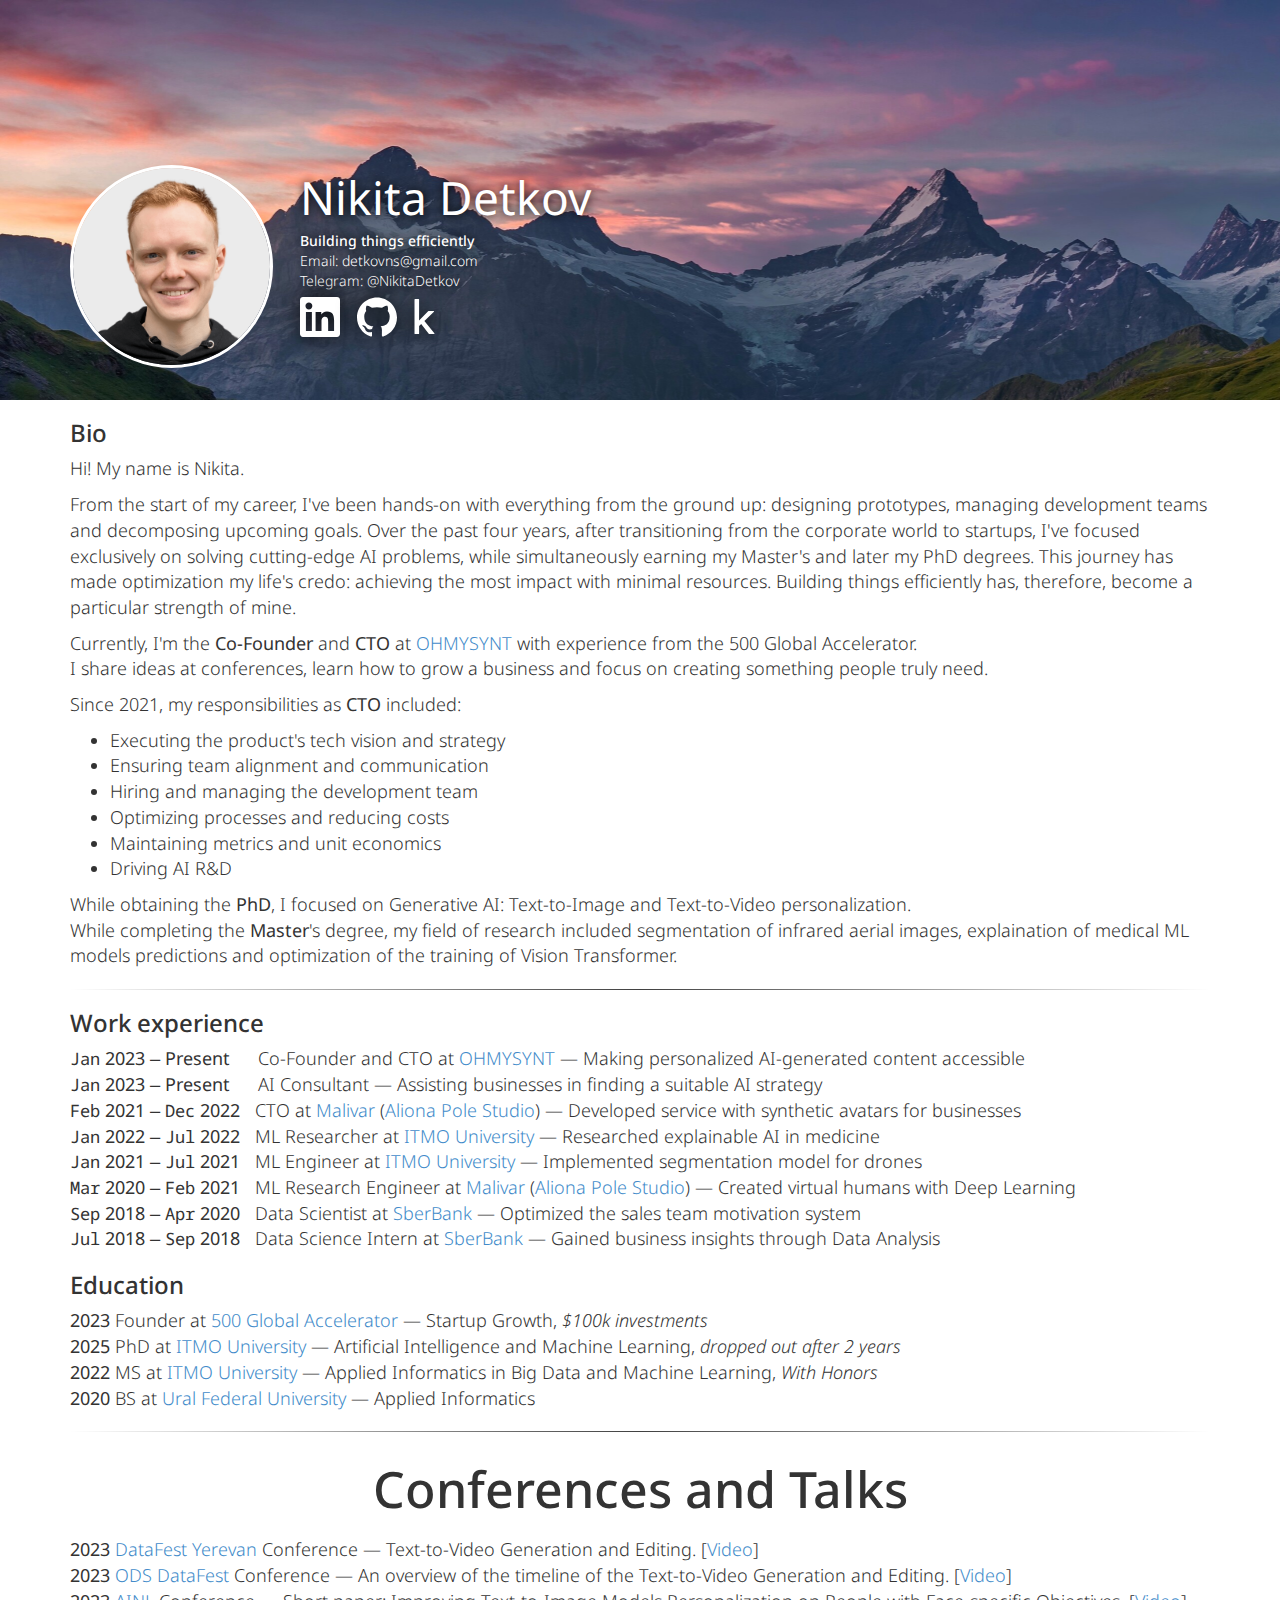
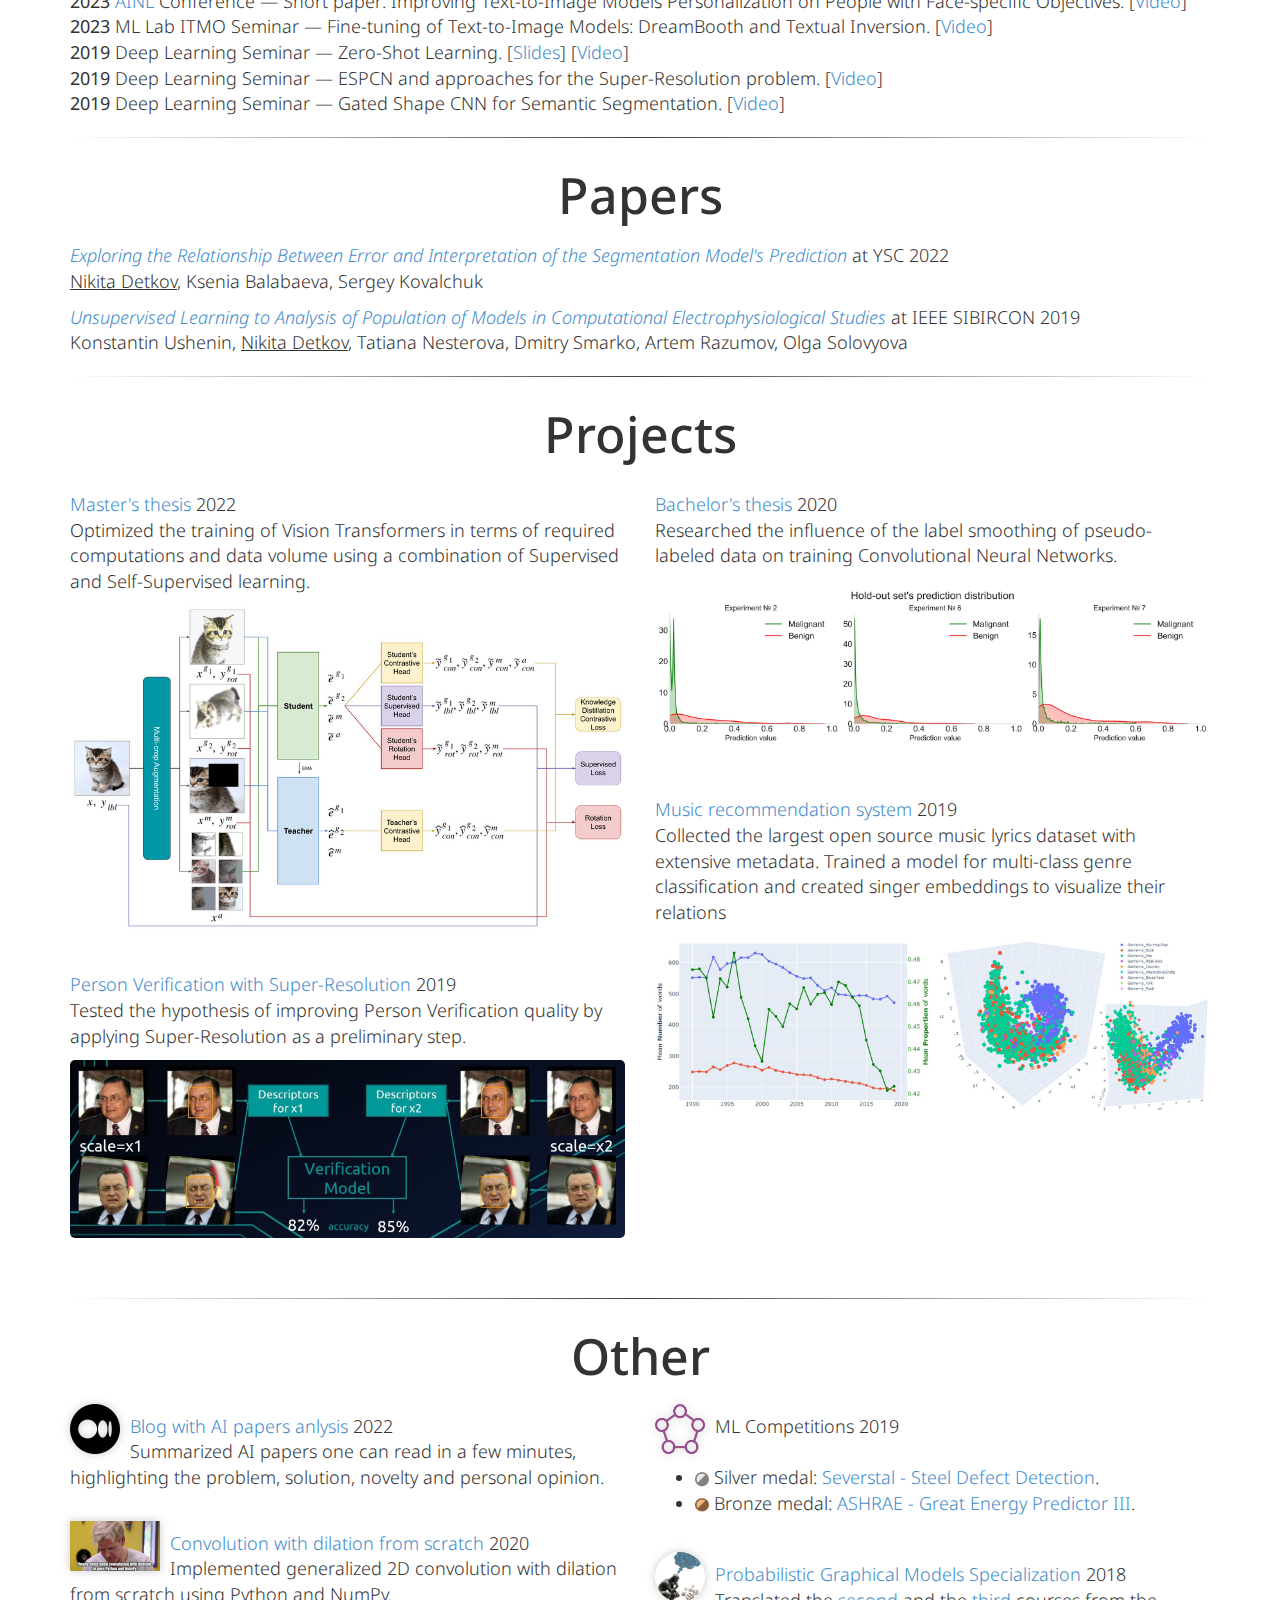
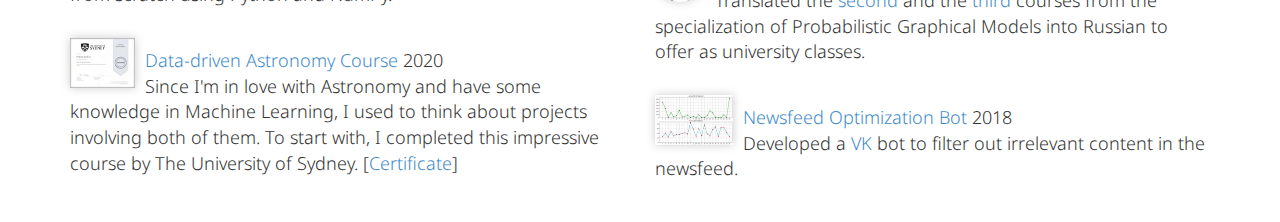
<file: index.html>
<!DOCTYPE html> 
<html lang="en"> 
 
<head> 
  <meta http-equiv="Content-Type" content="text/html; charset=UTF-8"> 
  <meta http-equiv="X-UA-Compatible" content="IE=edge"> 
  <meta name="viewport" content="width=device-width, initial-scale=1"> 
  <link rel="apple-touch-icon" sizes="180x180" href="./pics/apple-touch-icon.png"> 
  <link rel="icon" type="image/png" sizes="32x32" href="./pics/favicon-32x32.png"> 
  <link rel="icon" type="image/png" sizes="16x16" href="./pics/favicon-16x16.png"> 
  <link rel="manifest" href="./pics/site.webmanifest"> 
  <title>Nikita Detkov</title> 
  <link href="./bootstrap.min.css" rel="stylesheet" media="screen"> 
  <link href="./style.css" rel="stylesheet"> 
</head> 

<body>
  <div id="header" class="bg">
    <div id="headerblob">
      <img src="./pics/header_me.png" class="img-circle imgme">
      <div id="headertext">
        <div id="htname">Nikita Detkov</div>
        <div id="htem"><span style="font-weight: 500;">Building things efficiently</span></div>
        <div id="htem">Email: detkovns@gmail.com</div>
        <div id="htem">Telegram: <a href="https://t.me/NikitaDetkov" target="_blank">@NikitaDetkov</a></div>
        <div id="icons">
          <div class="svgico">
            <a target="_blank" href="https://www.linkedin.com/in/detkovns"><img src="./pics/header_linkedin.svg" height="40px"></a>
          </div>
          <div class="svgico">
            <a target="_blank" href="https://github.com/detkov"><img src="./pics/header_github.svg" height="40px"></a>
          </div><div class="svgico">
            <a target="_blank" href="https://www.kaggle.com/detkov"><img src="./pics/header_kaggle.svg" height="35px"></a>
          </div>
        </div>
      </div>
    </div>
  </div>
  <div class="container">
    <div class="bio" style="margin-bottom: 20px;margin-top: -20px;">
      <h3>Bio</h3>
      <p>Hi! My name is Nikita.</p>
      <p>From the start of my career, I've been hands-on with everything from the ground up: 
        designing prototypes, managing development teams and decomposing upcoming goals. 
        Over the past four years, after transitioning from the corporate world to startups, 
        I've focused exclusively on solving cutting-edge AI problems, while simultaneously 
        earning my Master's and later my PhD degrees. 
        This journey has made optimization my life's credo: achieving the most impact with minimal resources. 
        Building things efficiently has, therefore, become a particular strength of mine.
      </p>
      <p>
        Currently, I'm the <span style="font-weight: 400;">Co-Founder</span> and 
        <span style="font-weight: 400;">CTO</span> at 
        <a target="_blank" href="https://ohmysynt.io/">OHMYSYNT</a> with experience from the 500 Global Accelerator. <br>
        I share ideas at conferences, learn how to grow a business and focus on creating something people truly need.
      </p>
      <p>
        Since 2021, my responsibilities as <span style="font-weight: 400;">CTO</span> included:
        <ul>
          <li>Executing the product's tech vision and strategy</li>
          <li>Ensuring team alignment and communication</li>
          <li>Hiring and managing the development team</li>
          <li>Optimizing processes and reducing costs</li>
          <li>Maintaining metrics and unit economics</li>
          <li>Driving AI R&D</li>
        </ul>  
      </p>
      <p>
        While obtaining the <span style="font-weight: 400;">PhD</span>, I focused on Generative AI: 
        Text-to-Image and Text-to-Video personalization.<br>
        While completing the <span style="font-weight: 400;">Master</span>'s degree, my field of research included 
        segmentation of infrared aerial images, 
        explaination of medical ML models predictions and 
        optimization of the training of Vision Transformer.
      </p>

    </div>
    <hr class="soft">
    <div class="bio" style="margin-bottom: 20px;">
      <h3>Work experience</h3>
      <span class="t2whe">
      <span class="t2whenw">Jan</span>
      <span>2023 </span><span class="t2whenw">—</span>
      <span>Present ‎ ‎ ‎ ‎</span><span style="font-size: 10px;"> ‎</span></span>
      Co-Founder and CTO at <a target="_blank" href="https://ohmysynt.io/">OHMYSYNT</a>
      <span class="t2what"> — Making personalized AI-generated content accessible</span><br>
      <span class="t2whe">
      <span class="t2whenw">Jan</span>
      <span>2023 </span><span class="t2whenw">—</span>
      <span>Present ‎ ‎ ‎ ‎</span><span style="font-size: 10px;"> ‎</span></span>
      AI Consultant 
      <span class="t2what"> — Assisting businesses in finding a suitable AI strategy</span><br>
      <span class="t2whe">
      <span class="t2whenw">Feb</span>
      <span>2021 </span><span class="t2whenw">—</span>
      <span class="t2whenw">Dec</span>
      <span>2022 ‎ ‎</span></span>
      CTO at <a target="_blank" href="https://www.producthunt.com/products/malivar-io#malivar-io">Malivar</a>
      (<a target="_blank" href="https://alionapole.com/">Aliona Pole Studio</a>)
      <span class="t2what"> — Developed service with synthetic avatars for businesses</span><br>
      <span class="t2whe">
      <span class="t2whenw">Jan</span>
      <span>2022 </span><span class="t2whenw">—</span>
      <span class="t2whenw">Jul</span>
      <span>2022 ‎ ‎</span></span>
      <!-- <span class="t2whenw">Jan 2022 — Jul 2022</span>  -->
      ML Researcher at <a target="_blank" href="https://en.itmo.ru/">ITMO University</a>
      <span class="t2what"> — Researched explainable AI in medicine</span><br>
      <span class="t2whe">
      <span class="t2whenw">Jan</span>
      <span>2021 </span><span class="t2whenw">—</span>
      <span class="t2whenw">Jul</span>
      <span>2021 ‎ ‎</span></span>
      <!-- <span class="t2whenw">Jan 2021 — Jul 2021</span>  -->
      ML Engineer at <a target="_blank" href="https://en.itmo.ru/">ITMO University</a>
      <span class="t2what"> — Implemented segmentation model for drones</span><br>
      <span class="t2whe">
      <span class="t2whenw">Mar</span>
      <span>2020 </span><span class="t2whenw">—</span>
      <span class="t2whenw">Feb</span>
      <span>2021 ‎ ‎</span></span>
      <!-- <span class="t2whenw">Mar 2020 — Feb 2021</span>  -->
      ML Research Engineer at <a target="_blank" href="https://www.producthunt.com/products/malivar-io#malivar-io">Malivar</a>
      (<a target="_blank" href="https://alionapole.com/">Aliona Pole Studio</a>)
      <span class="t2what"> — Created virtual humans with Deep Learning</span><br>
      <span class="t2whe">
      <span class="t2whenw">Sep</span>
      <span>2018 </span><span class="t2whenw">—</span>
      <span class="t2whenw">Apr</span>
      <span>2020 ‎ ‎</span></span>
      <!-- <span class="t2whenw">Sep 2018 — Apr 2020</span>  -->
      Data Scientist at <a target="_blank" href="https://www.sberbank.com/index">SberBank</a>
      <span class="t2what"> — Optimized the sales team motivation system </span><br>
      <span class="t2whe">
      <span class="t2whenw">Jul</span>
      <span>2018 </span><span class="t2whenw">—</span>
      <span class="t2whenw">Sep</span>
      <span>2018 ‎ ‎</span></span>
      <!-- <span class="t2whenw">Jul 2018 — Sep 2018</span>  -->
      Data Science Intern at <a target="_blank" href="https://www.sberbank.com/index">SberBank</a>
      <span class="t2what"> — Gained business insights through Data Analysis</span>
      
      <h3>Education</h3>
      <span class="t2when">2023</span>
      Founder at <a target="_blank" href="https://500.co/founders/eurasia/accelerator">500 Global Accelerator</a>
      <span class="t2what"> — Startup Growth, <i>$100k investments</i></span><br>
      <span class="t2when">2025</span>
      PhD at <a target="_blank" href="https://en.itmo.ru/">ITMO University</a>
      <span class="t2what"> — Artificial Intelligence and Machine Learning, <i>dropped out after 2 years</i></span><br>
      <span class="t2when">2022</span>
      MS at <a target="_blank" href="https://en.itmo.ru/">ITMO University</a>
      <span class="t2what"> — Applied Informatics in Big Data and Machine Learning, <i>With Honors</i></span><br>
      <span class="t2when">2020</span>
      BS at <a target="_blank" href="https://urfu.ru/en/">Ural Federal University</a>
      <span class="t2what"> — Applied Informatics</span>
    </div>

    <hr class="soft">

    <h2>Conferences and Talks</h2> 
    <div style="margin-bottom: 20px;">
      <span class="t2when">2023</span> 
        <a target="_blank" href="https://datafest.am/2023">DataFest Yerevan</a> Conference — 
        Text-to-Video Generation and Editing.
        [<a target="_blank" href="https://youtu.be/QECFqv2NWBM?si=qfJqPX9Nr-nTscwv">Video</a>]<br>
      <span class="t2when">2023</span> 
        <a target="_blank" href="https://ods.ai/events/datafestonline2023">ODS DataFest</a> Conference — 
        An overview of the timeline of the Text-to-Video Generation and Editing.
        [<a target="_blank" href="https://youtu.be/VtrP42iuT5M?si=-a_kAef1MeLdCtdO">Video</a>]<br>
      <span class="t2when">2023</span> 
        <a target="_blank" href="https://ainlconf.ru/">AINL</a> Conference — 
        Short paper: Improving Text-to-Image Models Personalization on People with Face-specific Objectives.
        [<a target="_blank" href="https://youtu.be/kwQGXTWZje4?si=oq8ceGKhSNihhTs2">Video</a>]<br>
      <span class="t2when">2023</span> ML Lab ITMO Seminar — 
        Fine-tuning of Text-to-Image Models: DreamBooth and Textual Inversion.
        [<a target="_blank" href="https://youtu.be/7-9-9RJpjbw?si=uupvuB2j9h17EpJH">Video</a>]<br>
      <span class="t2when">2019</span> 
        Deep Learning Seminar — 
        Zero-Shot Learning. 
        [<a target="_blank" href="https://slides.com/detkov/zero-shot-learning/fullscreen">Slides</a>]
        [<a target="_blank" href="https://www.youtube.com/live/QhUtXH1BF48?si=RljKR-nKDBXyiL1w&t=1">Video</a>]<br>
      <span class="t2when">2019</span> 
        Deep Learning Seminar — ESPCN and approaches for the Super-Resolution problem. 
        [<a target="_blank" href="https://youtu.be/jIwFinY8vqY?si=FvuBM43WBQst4Hw6">Video</a>]<br>
      <span class="t2when">2019</span> 
        Deep Learning Seminar — Gated Shape CNN for Semantic Segmentation. 
        [<a target="_blank" href="https://youtu.be/ik4S0uW-WWo?si=ux6swr8cDdzHPZGC">Video</a>]<br>
    </div>
    
    <hr class="soft">

    <h2>Papers</h2>
    <div style="margin-bottom: 20px;">
      <div id="pubs">
        <p>
          <div class="pubd"><a target="_blank" href="https://doi.org/10.1016/j.procs.2022.10.214">
            <i>Exploring the Relationship Between Error and Interpretation of the Segmentation Model's Prediction</i></a>
          </div> at YSC 2022<br>
          <u>Nikita Detkov</u>, Ksenia Balabaeva, Sergey Kovalchuk
        </p>
        <p>
          <div class="pubd">
            <a target="_blank" href="https://ieeexplore.ieee.org/document/8958141">
              <i>Unsupervised Learning to Analysis of Population of Models in 
                Computational Electrophysiological Studies</i>
            </a>
          </div> at IEEE SIBIRCON 2019<br>
          Konstantin Ushenin, <u>Nikita Detkov</u>, Tatiana Nesterova, Dmitry Smarko, Artem Razumov, Olga Solovyova
        </p>
      </div>
    </div>
    <hr class="soft">

    <h2>Projects</h2>
    <div class="row" style="margin-bottom: 20px;">
      <div class="col-md-6"> 
        <div class="miscitem">
          <p>
            <a target="_blank" href="https://github.com/detkov/tort">Master's thesis</a> 2022<br>
            Optimized the training of Vision Transformers in terms of required computations and 
            data volume using a combination of Supervised and Self-Supervised learning.
          </p>
          <img src="./pics/project_ms_thesis.jpg" style="max-width:100%;border-radius:5px;">
        </div>
        <div class="miscitem">
          <p>
            <a target="_blank" href="https://github.com/detkov/Person-Verification-with-Super-Resolution">
              Person Verification with Super-Resolution
            </a>2019<br>
            Tested the hypothesis of improving Person Verification quality by 
            applying Super-Resolution as a preliminary step.
          </p>
          <img src="./pics/project_person_verification.jpg" style="max-width:100%;border-radius:5px;">
        </div>
      </div>
      <div class="col-md-6"> 
        <div class="miscitem">
          <p>
            <a target="_blank" href="https://github.com/detkov/LSoPLD">
              Bachelor's thesis
            </a>2020<br>
            Researched the influence of the label smoothing of pseudo-labeled data on training Convolutional Neural Networks.
          </p>
          <img src="./pics/project_bs_thesis.jpg" style="max-width:100%;border-radius:5px;">
        </div>
        <div class="miscitem">
          <p>
            <a target="_blank" href="https://github.com/detkov/Own-Music-Recommendation-System">
              Music recommendation system
            </a>2019<br>
            Collected the largest open source music lyrics dataset with extensive metadata. 
            Trained a model for multi-class genre classification and created singer 
            embeddings to visualize their relations  
          </p>
          <img src="./pics/project_music_classification.jpg" style="max-width:100%;border-radius:5px;">
        </div>
      </div>
    </div>
    
    <hr class="soft">

    <h2>Other</h2>
    <div class="row">
      <div class="col-md-6">
        <div class="miscitem">
          <div class="miscimg">
            <img src="./pics/misc_medium_logo.png">
          </div>
          <div>
            <a target="_blank" href="https://medium.com/@nikitiusdetkov">Blog with AI papers anlysis</a> 2022<br>
            Summarized AI papers one can read in a few minutes, highlighting the problem, solution, novelty and personal opinion.
          </div>
        </div>
        <div class="miscitem">
          <div class="miscimg">
            <img src="./pics/misc_convolution_from_scratch.png">
          </div>
          <div>
            <a target="_blank" href="https://github.com/detkov/Convolution-From-Scratch">Convolution with dilation from scratch</a> 2020<br>
            Implemented generalized 2D convolution with dilation from scratch using Python and NumPy.
          </div>
        </div>
        <div class="miscitem">
          <div class="miscimg">
            <a target="_blank" href="https://www.coursera.org/verify/MAWWUTLA2ET7"><img src="./pics/misc_CERTIFICATE_MAWWUTLA2ET7.jpeg"></a>
          </div>
          <div>
            <a target="_blank" href="https://www.coursera.org/learn/data-driven-astronomy">Data-driven Astronomy Course</a> 2020<br>
             Since I'm in love with Astronomy and have some knowledge in Machine Learning, I used to think about projects involving both of them.
             To start with, I completed this impressive course by The University of Sydney. [<a target="_blank" href="https://www.coursera.org/verify/MAWWUTLA2ET7">Certificate</a>]
          </div>
        </div>
      </div>
      <div class="col-md-6">
        <div class="miscitem">
          <div class="miscimg">
            <img src="./pics/misc_expert.png">
          </div>
          <div>
            ML Competitions 2019
            <br><br>
            <ul>
              <li>
                <img src="./pics/misc_comp_silver.png" width="14"> Silver medal: 
                <a target="_blank" href="https://www.kaggle.com/c/severstal-steel-defect-detection">Severstal - Steel Defect Detection</a>.
              </li>
              <li>
                <img src="./pics/misc_comp_bronze.png" width="14"> Bronze medal: 
                <a target="_blank" href="https://www.kaggle.com/c/ashrae-energy-prediction">ASHRAE - Great Energy Predictor III</a>.
              </li>
            </ul>
          </div>
          <br>
          <div class="miscitem">
            <div class="miscimg">
              <img src="./pics/misc_PGM.png" class="img-circle">
            </div>
            <div>
              <a target="_blank" href="https://www.coursera.org/specializations/probabilistic-graphical-models">
                Probabilistic Graphical Models Specialization
              </a> 2018<br>
              Translated the 
              <a target="_blank" href="https://www.coursera.org/learn/probabilistic-graphical-models-2-inference">second</a> and the 
              <a target="_blank" href="https://www.coursera.org/learn/probabilistic-graphical-models-3-learning">third</a> courses from the 
              specialization of Probabilistic Graphical Models into Russian to offer as university classes.
            </div>
          </div>
          <div class="miscitem">
            <div class="miscimg">
              <img src="./pics/misc_vk_group.jpg">
            </div>
            <div>
              <a target="_blank" href="https://github.com/detkov/VK_Group_Bot_v.2">Newsfeed Optimization Bot</a> 2018<br>
              Developed a <a target="_blank" href="https://vk.com/about">VK</a> bot to filter out irrelevant content in the newsfeed.
            </div>
          </div>
        </div>
      </div>
    </div>
  </div>
</body>
</html>
</file>
<file: style.css>
@import url('https://fonts.googleapis.com/css2?family=Noto+Sans:ital,wght@0,100..900;1,100..900&display=swap');
@import url('https://fonts.googleapis.com/css2?family=Noto+Sans+Mono:wght@100..900&display=swap');

html, body {
  height: 100%;
  font-family: 'Noto Sans', sans-serif;
  /* color: #313441; */
  background: #fff;
  font-weight: 300; 
}

#header {
  max-width: 1920px;
  width: 100%;
  height: 400px;
  /* font-weight: 300; */
  color: white;
  margin: 0 auto;
  margin-bottom: 20px;
}

.bg {
  background-image: url('./pics/header_bg.jpg');
  background-repeat: no-repeat;
  background-position: center center;
  background-size: auto 100%;
}

#headerblob {
  padding-right: 15px;
  padding-left: 15px;
  margin-right: auto;
  margin-left: auto;
  position: relative;
  clear: both;
  top: 165px;
}

@media (min-width: 768px){
  #headerblob{
    width: 750px;
  }
}

@media (min-width: 992px){
  #headerblob{
    width: 970px;
  }
}

@media (min-width: 1200px){
  #headerblob{
    width: 1170px;
  }
}

#headertext {
  font-size: 26px;
  /* font-weight: 400; */
  margin-left: 230px;
}

#headertext a {
  color:inherit;
}

.imgme {
  border: 3px solid white;
  float: left;
  max-width: 203px;
}

#htname {
  font-size: 46px;
  font-weight: 400;
  text-shadow: 0px 0px 10px #000000;
}
#htdesc {
  font-size: 18px;
  /* font-weight: 300; */
  margin-top: -6px;
  text-shadow: 0px 0px 10px #000000;
}

#htem {
  font-size: 14px;
  /* font-weight: 300; */
  text-shadow: 0px 0px 10px #000000;
}

.container {
  padding-right: 15px;
  padding-left: 15px;
  margin-right: auto;
  margin-left: auto;
  font-size: 18px; 
  /* font-weight: 400;  */
}

@media (max-width: 768px) {
  #headerblob {
    text-align: center;
    position: absolute;
    top: 100px;
    left: 0;
    width: 100%;
  }
  .imgme {
    float: none;
    width: 120px;
    height: 120px;
  }
  #headertext {
    margin: 10px 0;
  }
  #htname {
    font-size: 28px;
  }
  #htdesc {
    font-size: 16px;
  }

  .container {
    font-size: 14px; 
    margin-top: 10px; 
    margin-bottom: 10px;
  }

  h2 {
    font-size: 40px !important;
  }

  .hht, .umisc, .pubd {
    font-size: 14px !important; 
  }
}

.svgico {
  display: inline-block;
  padding: 5px 10px 0px 0px;
  fill: green;
  filter: drop-shadow(0 0 10px rgba(0,0,0,1));
  -webkit-filter: drop-shadow(0 0 10px rgba(0,0,0,1));
  transition: all .15s ease-in-out;
}

.svgico:hover{
  transform: scale(1.15);
}

h2 {
  text-align: center;
  /* font-weight: 300; */
  font-size: 50px;
  padding: 10px 0px 10px 0px;
}

hr.soft {
  border: 0;
  height: 1px;
  background-image: -webkit-linear-gradient(left, rgba(0,0,0,0), rgba(0,0,0,0.75), rgba(0,0,0,0)); 
  background-image:    -moz-linear-gradient(left, rgba(0,0,0,0), rgba(0,0,0,0.75), rgba(0,0,0,0)); 
  background-image:     -ms-linear-gradient(left, rgba(0,0,0,0), rgba(0,0,0,0.75), rgba(0,0,0,0)); 
  background-image:      -o-linear-gradient(left, rgba(0,0,0,0), rgba(0,0,0,0.75), rgba(0,0,0,0)); 
  padding: 0;
  margin: 0;
}

@media (max-width: 768px) {
  .pubd {
    text-align: justify;
  }
}

.miscitem {
  margin: 10px 0px 40px;
}

.miscimg img {
  height: 50px;
  float: left;
  margin-right: 10px;
  margin-top: -10px;
  -webkit-filter: drop-shadow(0 0 5px rgba(0,0,0,0.2));
  filter: drop-shadow(0 0 5px rgba(0,0,0,0.2));
}


.pubd {
  display:inline-block;
}

.t2whe {
  font-weight: 400;
}
.t2when {
  font-weight: 400;
}

.t2whenw {
  font-family: 'Noto Sans Mono', monospace;
  font-weight: 400;
  font-size: 17px;
}
</file>
